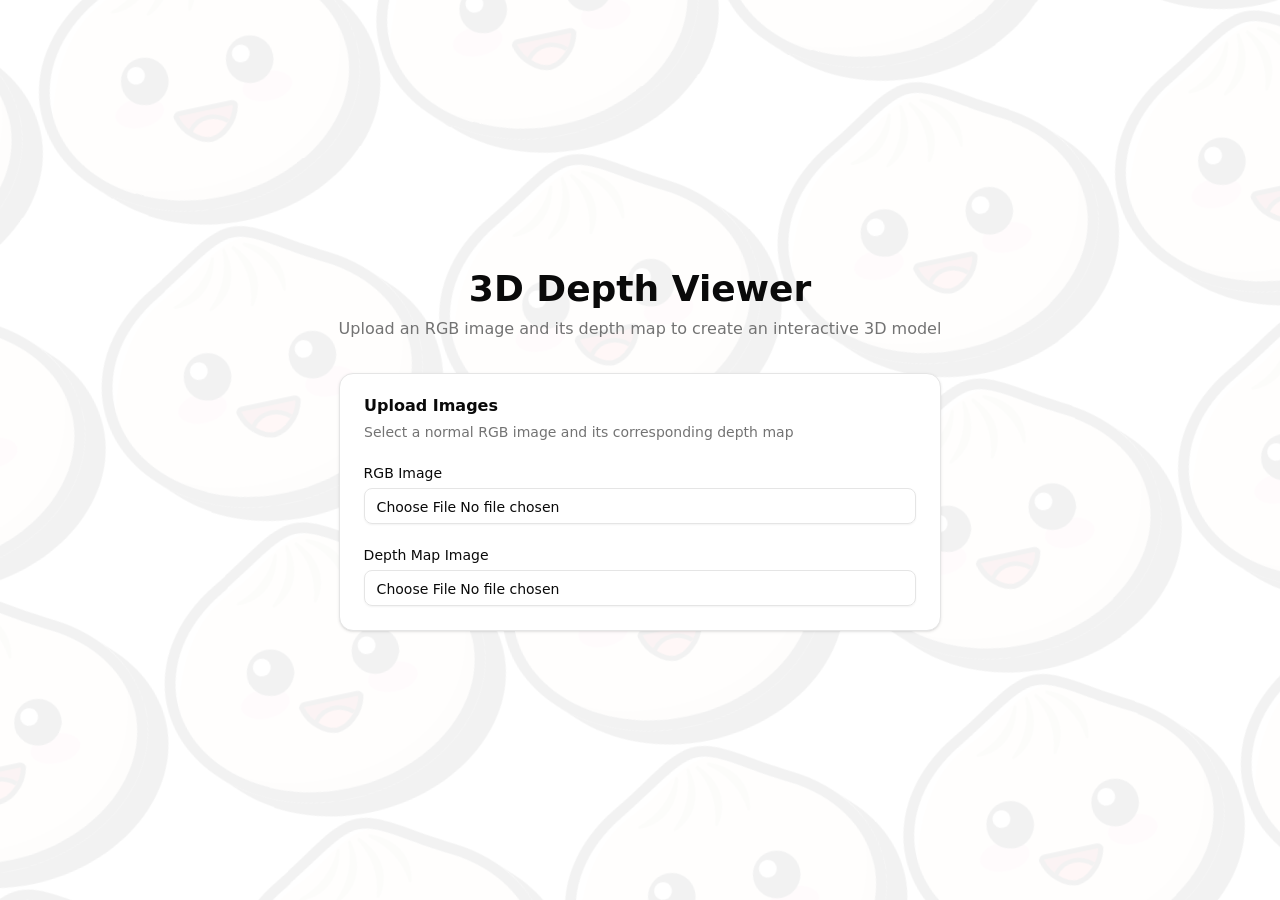
<file: 3d-depth-viewer/index.html>
<!doctype html>
<html lang="en">
  <head>
    <meta charset="UTF-8" />
    <meta name="viewport" content="width=device-width, initial-scale=1.0" />
    <link rel="icon" type="image/svg+xml" href="./logo.svg" />
    <title>3D Depth Viewer</title>
    
  <link rel="stylesheet" crossorigin href="./chunk-aav093re.css"><script type="module" crossorigin src="./chunk-g9k8rbt4.js"></script></head>
  <body>
    <div id="root"></div>
  </body>
</html>
</file>
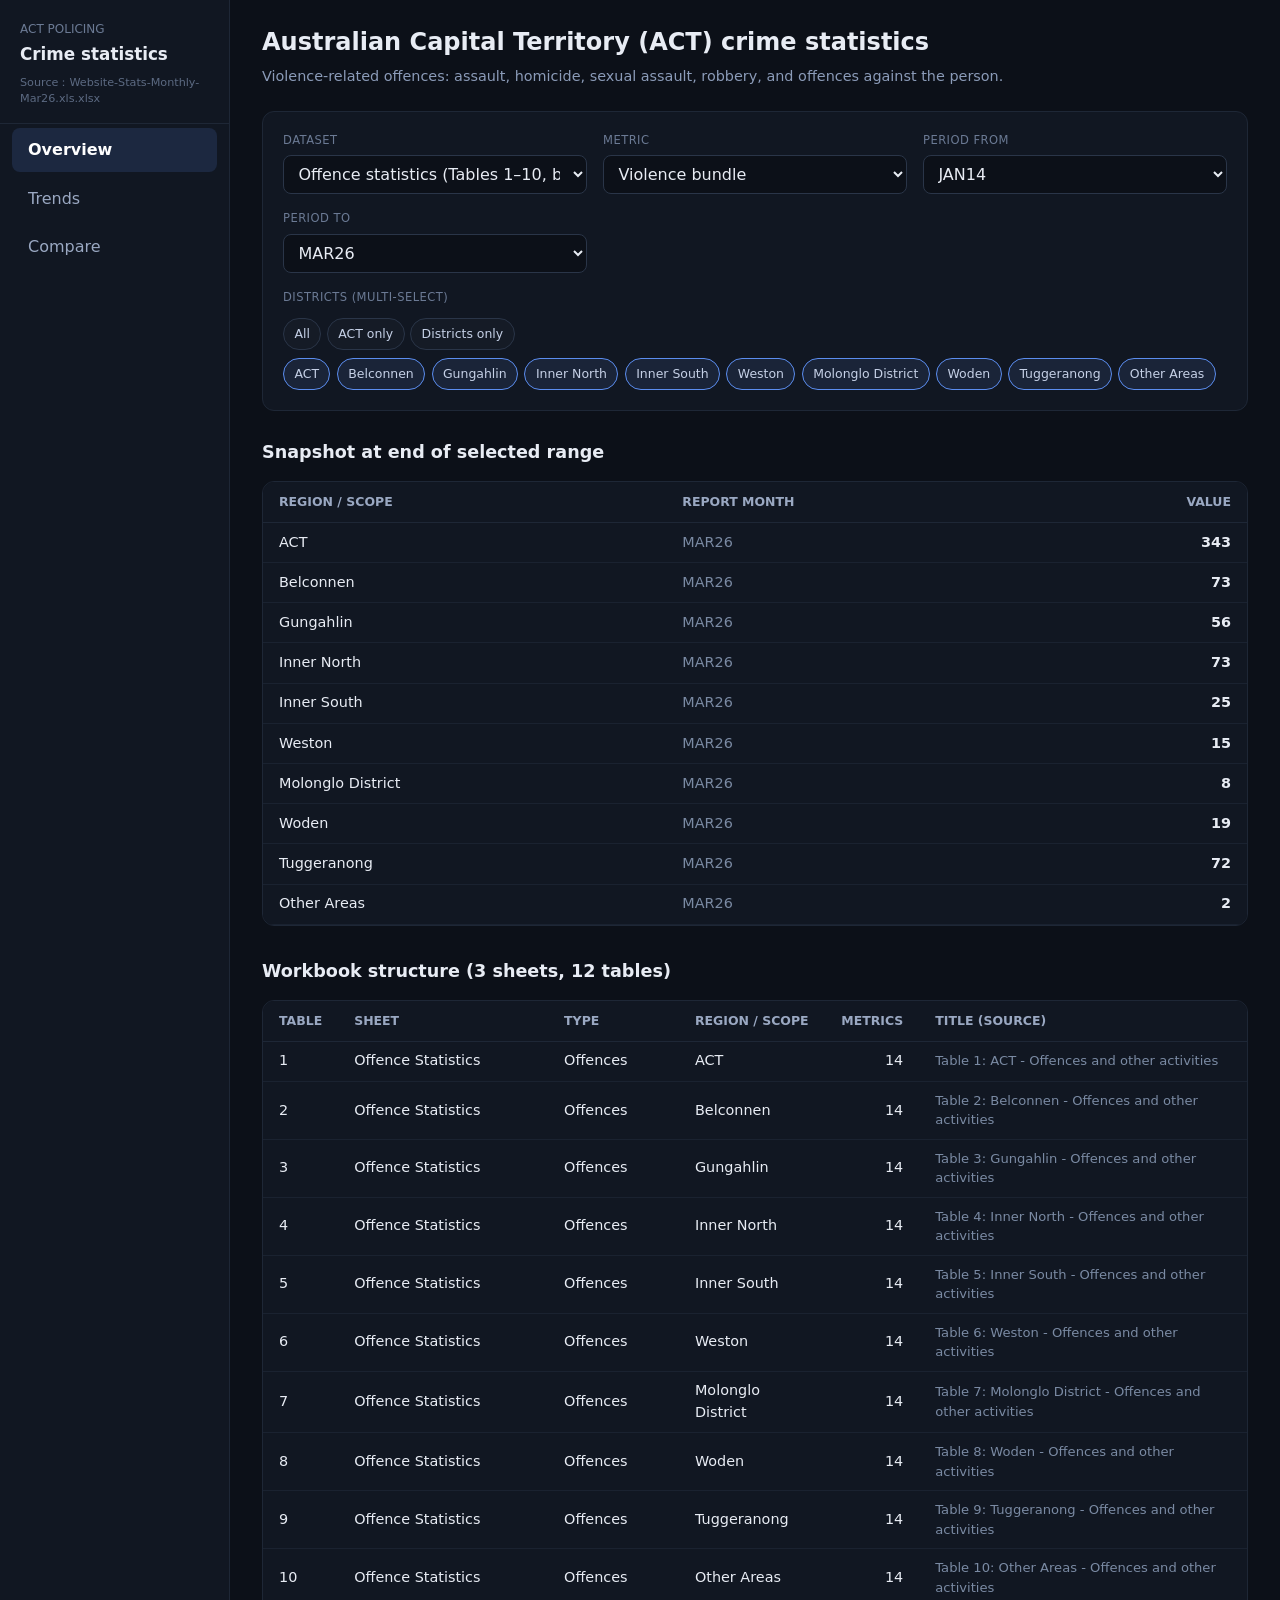
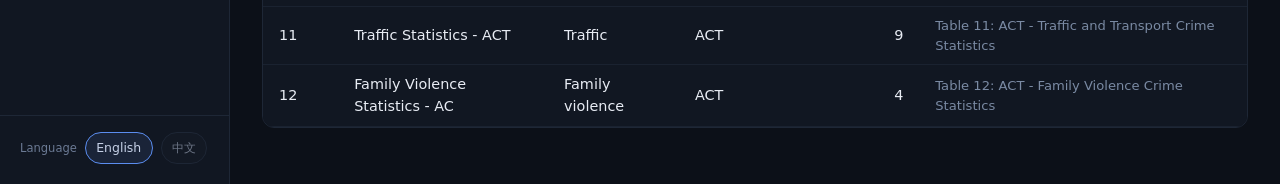
<file: act-crime-viz/index.html>
<!DOCTYPE html>
<html lang="en">
  <head>
    <meta charset="UTF-8" />
    <meta name="viewport" content="width=device-width, initial-scale=1.0" />
    <title>ACT crime statistics</title>
    <script type="module" crossorigin src="./assets/index-4db_tH9f.js"></script>
    <link rel="modulepreload" crossorigin href="./assets/rolldown-runtime-S-ySWqyJ.js">
    <link rel="modulepreload" crossorigin href="./assets/vendor-d3--cGF8DzT.js">
    <link rel="modulepreload" crossorigin href="./assets/vendor-decimal-Ckt6x1IF.js">
    <link rel="modulepreload" crossorigin href="./assets/vendor-immer-njV04cZC.js">
    <link rel="modulepreload" crossorigin href="./assets/vendor-react-redux-CR29KZnt.js">
    <link rel="modulepreload" crossorigin href="./assets/vendor-recharts-BMrGEC5p.js">
    <link rel="stylesheet" crossorigin href="./assets/index-DpFh2r1t.css">
  </head>
  <body>
    <div id="root"></div>
  </body>
</html>
</file>
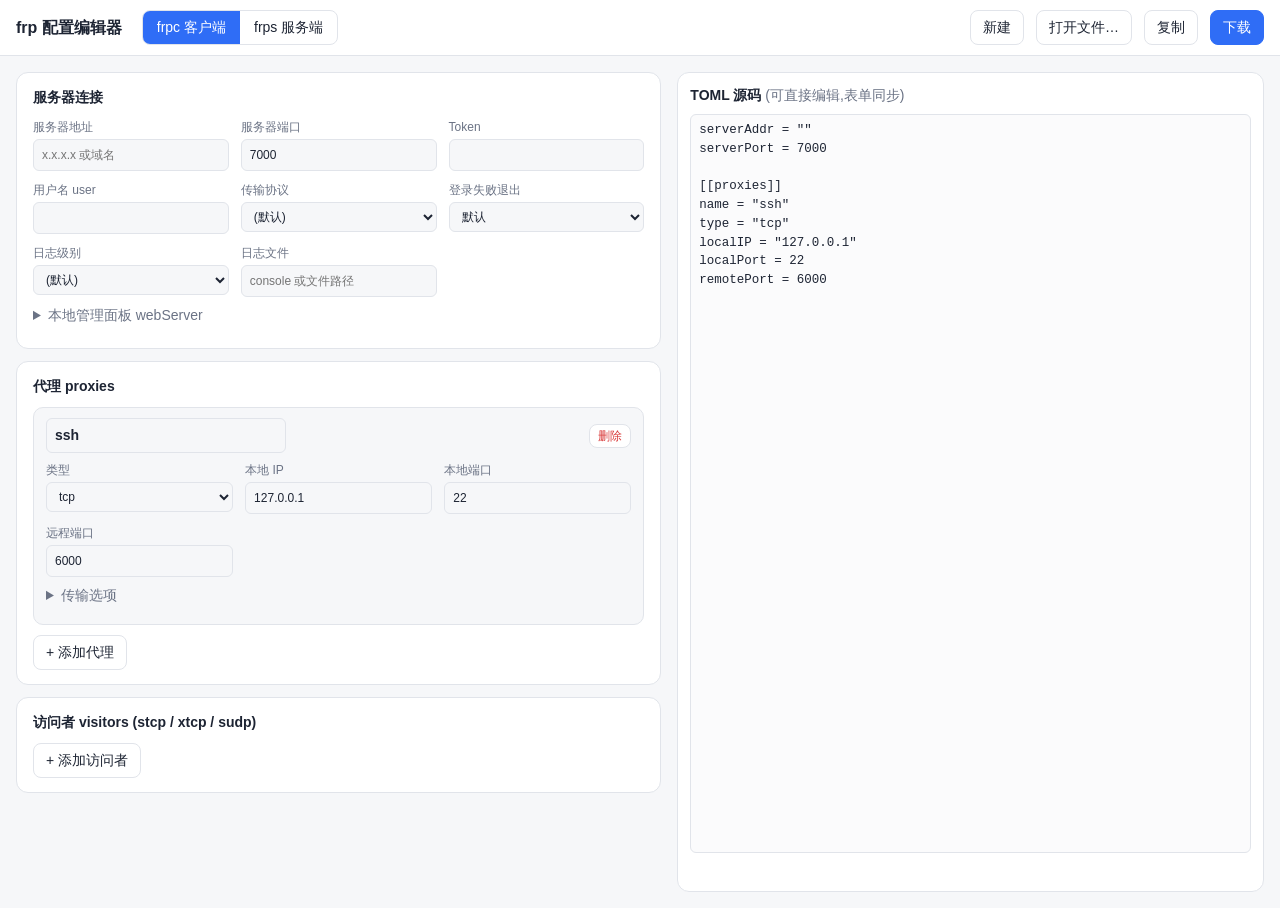
<file: frp-config-editor/index.html>
<!doctype html>
<html lang="zh-CN">
<head>
<meta charset="utf-8">
<meta name="viewport" content="width=device-width, initial-scale=1">
<title>frp 配置编辑器</title>
<style>
:root{
  --bg:#f6f7f9; --card:#fff; --fg:#1d2433; --muted:#6b7385; --line:#e1e4ea;
  --accent:#2f6df6; --accent-fg:#fff; --danger:#d93a3a; --ok:#1e9b57; --code-bg:#fbfbfc;
}
@media (prefers-color-scheme:dark){
  :root{--bg:#14161b; --card:#1d2027; --fg:#e6e8ee; --muted:#8c93a5; --line:#2e323c;
    --accent:#5b8cff; --accent-fg:#0b1020; --danger:#ff6b6b; --ok:#4cc38a; --code-bg:#171a20;}
}
*{box-sizing:border-box}
body{margin:0;background:var(--bg);color:var(--fg);font:14px/1.5 -apple-system,BlinkMacSystemFont,"Segoe UI","PingFang SC","Microsoft YaHei",sans-serif}
header{position:sticky;top:0;z-index:5;background:var(--card);border-bottom:1px solid var(--line);
  display:flex;flex-wrap:wrap;gap:8px 12px;align-items:center;padding:10px 16px}
header h1{font-size:16px;margin:0 8px 0 0}
.seg{display:inline-flex;border:1px solid var(--line);border-radius:8px;overflow:hidden}
.seg button{border:0;border-radius:0;background:transparent;color:var(--fg);padding:6px 14px}
.seg button.on{background:var(--accent);color:var(--accent-fg)}
.spacer{flex:1}
button{font:inherit;color:var(--fg);background:var(--card);border:1px solid var(--line);border-radius:8px;padding:6px 12px;cursor:pointer}
button:hover{border-color:var(--accent)}
button.primary{background:var(--accent);color:var(--accent-fg);border-color:var(--accent)}
button.danger{color:var(--danger)}
button.small{padding:2px 8px;font-size:12px}
main{display:grid;grid-template-columns:minmax(0,1fr);gap:16px;padding:16px;max-width:1400px;margin:0 auto}
@media (min-width:960px){main{grid-template-columns:minmax(0,1.1fr) minmax(0,1fr)}
  #editor{position:sticky;top:64px;height:calc(100vh - 80px)}}
.card{background:var(--card);border:1px solid var(--line);border-radius:12px;padding:14px 16px;margin-bottom:12px}
.card h2{font-size:14px;margin:0 0 10px;display:flex;align-items:center;gap:8px}
.grid{display:grid;grid-template-columns:repeat(auto-fit,minmax(170px,1fr));gap:10px 12px}
label.f{display:flex;flex-direction:column;gap:3px;font-size:12px;color:var(--muted)}
input,select,textarea{font:inherit;color:var(--fg);background:var(--bg);border:1px solid var(--line);border-radius:6px;padding:6px 8px;width:100%}
input:focus,select:focus,textarea:focus{outline:2px solid color-mix(in srgb,var(--accent) 40%,transparent);border-color:var(--accent)}
details summary{cursor:pointer;color:var(--muted);margin:8px 0}
.proxy{border:1px solid var(--line);border-radius:10px;padding:10px 12px;margin-bottom:10px;background:var(--bg)}
.proxy-head{display:flex;gap:8px;align-items:center;margin-bottom:8px}
.proxy-head input.name{font-weight:600;max-width:240px}
.row{display:flex;gap:8px;align-items:center;margin-bottom:6px}
#editor{display:flex;flex-direction:column;background:var(--card);border:1px solid var(--line);border-radius:12px;padding:12px;min-height:360px}
#editor h2{font-size:14px;margin:0 0 8px;display:flex;justify-content:space-between;align-items:center}
#src{flex:1;font-family:ui-monospace,SFMono-Regular,Menlo,Consolas,monospace;font-size:12.5px;background:var(--code-bg);resize:none;white-space:pre;tab-size:2}
#msg{min-height:20px;font-size:12px;margin-top:6px;color:var(--ok)}
#msg.err{color:var(--danger)}
#drop{position:fixed;inset:0;background:color-mix(in srgb,var(--accent) 18%,transparent);border:3px dashed var(--accent);display:none;align-items:center;justify-content:center;font-size:22px;z-index:20;pointer-events:none}
.hint{color:var(--muted);font-size:12px;margin:0 0 10px}
</style>
</head>
<body>
<header>
  <h1>frp 配置编辑器</h1>
  <div class="seg" id="modeSeg">
    <button data-m="client">frpc 客户端</button>
    <button data-m="server">frps 服务端</button>
  </div>
  <span class="spacer"></span>
  <button id="btnNew">新建</button>
  <button id="btnOpen">打开文件…</button>
  <button id="btnCopy">复制</button>
  <button id="btnDl" class="primary">下载</button>
  <input type="file" id="file" accept=".toml,.txt,text/plain" hidden>
</header>
<main>
  <section id="form"></section>
  <section id="editor">
    <h2><span>TOML 源码 <span style="color:var(--muted);font-weight:400">(可直接编辑,表单同步)</span></span></h2>
    <textarea id="src" spellcheck="false"></textarea>
    <div id="msg"></div>
  </section>
</main>
<div id="drop">松开以导入配置文件</div>

<script>
// ==CORE==
const isObj = v => v !== null && typeof v === 'object' && !Array.isArray(v);

function tomlParse(src) {
  let i = 0; const n = src.length;
  const err = m => { throw new Error('第 ' + src.slice(0, i).split('\n').length + ' 行: ' + m); };
  const isWs = c => c === ' ' || c === '\t' || c === '\r';
  const skipWs = () => { while (i < n && isWs(src[i])) i++; };
  const skipComment = () => { if (src[i] === '#') while (i < n && src[i] !== '\n') i++; };
  const skipAll = () => { for (;;) { skipWs(); if (src[i] === '#') skipComment(); else if (src[i] === '\n') i++; else break; } };

  function esc() {
    i++; const c = src[i++];
    const m = { n: '\n', t: '\t', r: '\r', '"': '"', '\\': '\\', b: '\b', f: '\f' };
    if (c !== undefined && Object.prototype.hasOwnProperty.call(m, c)) return m[c];
    if (c === 'u' || c === 'U') { const len = c === 'u' ? 4 : 8; const h = src.substr(i, len); i += len; return String.fromCodePoint(parseInt(h, 16)); }
    if (c === '\n') { while (i < n && /\s/.test(src[i])) i++; return ''; }
    err('无效的转义字符');
  }
  function parseString() {
    const q = src[i];
    if (src.substr(i, 3) === q + q + q) {
      i += 3; if (src[i] === '\n') i++; else if (src.substr(i, 2) === '\r\n') i += 2;
      let out = '';
      for (;;) {
        if (i >= n) err('多行字符串未闭合');
        if (src.substr(i, 3) === q + q + q) { i += 3; return out; }
        if (q === '"' && src[i] === '\\') out += esc(); else out += src[i++];
      }
    }
    i++; let out = '';
    for (;;) {
      if (i >= n || src[i] === '\n') err('字符串未闭合');
      const c = src[i];
      if (c === q) { i++; return out; }
      if (q === '"' && c === '\\') out += esc(); else { out += c; i++; }
    }
  }
  function parseKey() {
    const segs = [];
    for (;;) {
      skipWs(); let s;
      if (src[i] === '"' || src[i] === "'") s = parseString();
      else { const st = i; while (i < n && /[A-Za-z0-9_-]/.test(src[i])) i++; if (st === i) err('无效的键名'); s = src.slice(st, i); }
      segs.push(s); skipWs();
      if (src[i] === '.') { i++; continue; }
      return segs;
    }
  }
  function descend(o, segs) {
    for (const s of segs) {
      if (o[s] === undefined) o[s] = {};
      let v = o[s];
      if (Array.isArray(v)) v = v[v.length - 1];
      if (!isObj(v)) err('键名冲突: ' + s);
      o = v;
    }
    return o;
  }
  function assign(o, segs, v) {
    const t = descend(o, segs.slice(0, -1)); const k = segs[segs.length - 1];
    if (Object.prototype.hasOwnProperty.call(t, k)) err('重复的键: ' + k);
    t[k] = v;
  }
  function parseValue() {
    skipWs(); const c = src[i];
    if (c === '"' || c === "'") return parseString();
    if (c === '[') {
      i++; const arr = [];
      for (;;) {
        skipAll(); if (src[i] === ']') { i++; return arr; }
        arr.push(parseValue()); skipAll();
        if (src[i] === ',') { i++; continue; }
        if (src[i] === ']') { i++; return arr; }
        err('数组格式错误');
      }
    }
    if (c === '{') {
      i++; const o = {}; skipWs();
      if (src[i] === '}') { i++; return o; }
      for (;;) {
        skipAll(); const k = parseKey(); skipWs();
        if (src[i] !== '=') err('缺少 ='); i++;
        assign(o, k, parseValue()); skipAll();
        if (src[i] === ',') { i++; continue; }
        if (src[i] === '}') { i++; return o; }
        err('内联表格式错误');
      }
    }
    const st = i; while (i < n && !/[\s,\]}#]/.test(src[i])) i++;
    const t = src.slice(st, i);
    if (t === 'true') return true; if (t === 'false') return false;
    if (/^[+-]?\d[\d_]*(\.\d[\d_]*)?([eE][+-]?\d+)?$/.test(t)) return Number(t.replace(/_/g, ''));
    if (/^0x[0-9a-fA-F_]+$/.test(t)) return parseInt(t.replace(/_/g, ''), 16);
    if (/^\d{4}-\d\d-\d\d/.test(t)) return t;
    err('无法识别的值: ' + (t || src[i] || '(空)'));
  }

  const root = {}; let cur = root;
  for (;;) {
    skipAll(); if (i >= n) break;
    if (src[i] === '[') {
      const isArr = src[i + 1] === '['; i += isArr ? 2 : 1;
      const k = parseKey(); skipWs();
      if (isArr) {
        if (src.substr(i, 2) !== ']]') err('缺少 ]]'); i += 2;
        const parent = descend(root, k.slice(0, -1)); const last = k[k.length - 1];
        if (parent[last] === undefined) parent[last] = [];
        else if (!Array.isArray(parent[last])) err('键名冲突: ' + last);
        const o = {}; parent[last].push(o); cur = o;
      } else {
        if (src[i] !== ']') err('缺少 ]'); i++;
        cur = descend(root, k);
      }
    } else {
      const k = parseKey(); skipWs();
      if (src[i] !== '=') err('缺少 ='); i++;
      assign(cur, k, parseValue());
    }
    skipWs(); skipComment();
    if (i < n && src[i] !== '\n') err('行尾有多余内容');
  }
  return root;
}

const bareKey = k => /^[A-Za-z0-9_-]+$/.test(k) ? k : JSON.stringify(k);
function inl(v) {
  if (Array.isArray(v)) return '[' + v.map(inl).join(', ') + ']';
  if (isObj(v)) { const e = Object.entries(v); return e.length ? '{ ' + e.map(([k, x]) => bareKey(k) + ' = ' + inl(x)).join(', ') + ' }' : '{}'; }
  if (typeof v === 'string') return JSON.stringify(v);
  return String(v);
}
const isFlat = o => Object.values(o).every(x => !isObj(x) && !(Array.isArray(x) && x.some(isObj)));
const isTableArr = (v, p) => Array.isArray(v) && v.length > 0 && v.every(isObj) &&
  (/(^|\.)(proxies|visitors)$/.test(p) || !v.every(isFlat));

function tomlStringify(obj) {
  const out = [];
  function emit(o, path, header) {
    const scal = [], subs = [];
    for (const [k, v] of Object.entries(o)) {
      const p = path ? path + '.' + bareKey(k) : bareKey(k);
      if (isObj(v) && Object.keys(v).length) subs.push([p, v, false]);
      else if (isTableArr(v, p)) subs.push([p, v, true]);
      else scal.push(bareKey(k) + ' = ' + inl(v));
    }
    if (header && !(header[1] !== '[' && !scal.length && subs.length) ) {
      if (out.length) out.push('');
      out.push(header);
    } else if (header && header.startsWith('[[')) { if (out.length) out.push(''); out.push(header); }
    scal.forEach(s => out.push(s));
    for (const [p, v, arr] of subs) {
      if (arr) v.forEach(el => emit(el, p, '[[' + p + ']]'));
      else emit(v, p, '[' + p + ']');
    }
  }
  emit(obj, '', null);
  return out.join('\n') + '\n';
}

function getp(o, p) { return p.split('.').reduce((a, k) => a == null ? undefined : a[k], o); }
function setp(o, p, v) {
  const ks = p.split('.'), stack = []; let a = o;
  for (let j = 0; j < ks.length - 1; j++) {
    if (!isObj(a[ks[j]])) { if (v === undefined) return; a[ks[j]] = {}; }
    stack.push([a, ks[j]]); a = a[ks[j]];
  }
  const last = ks[ks.length - 1];
  if (v === undefined) delete a[last]; else a[last] = v;
  for (let j = stack.length - 1; j >= 0; j--) {
    const [par, k] = stack[j];
    if (isObj(par[k]) && !Object.keys(par[k]).length) delete par[k]; else break;
  }
}
// ==END CORE==

/* ---------------- UI ---------------- */
const LOG_LEVELS = ['', 'trace', 'debug', 'info', 'warn', 'error'];
const PROXY_TYPES = ['tcp', 'udp', 'http', 'https', 'stcp', 'xtcp', 'sudp', 'tcpmux'];

const CLIENT_FIELDS = [
  { p: 'serverAddr', l: '服务器地址', ph: 'x.x.x.x 或域名' },
  { p: 'serverPort', l: '服务器端口', t: 'num', ph: '7000' },
  { p: 'auth.token', l: 'Token' },
  { p: 'user', l: '用户名 user' },
  { p: 'transport.protocol', l: '传输协议', t: 'select', o: ['', 'tcp', 'kcp', 'quic', 'websocket', 'wss'] },
  { p: 'loginFailExit', l: '登录失败退出', t: 'bool' },
  { p: 'log.level', l: '日志级别', t: 'select', o: LOG_LEVELS },
  { p: 'log.to', l: '日志文件', ph: 'console 或文件路径' },
];
const ADV_WEB = [
  { p: 'webServer.addr', l: '管理地址', ph: '127.0.0.1' },
  { p: 'webServer.port', l: '管理端口', t: 'num' },
  { p: 'webServer.user', l: '用户名' },
  { p: 'webServer.password', l: '密码' },
];
const SERVER_FIELDS = [
  { p: 'bindPort', l: '监听端口 bindPort', t: 'num', ph: '7000' },
  { p: 'bindAddr', l: '监听地址 bindAddr', ph: '0.0.0.0' },
  { p: 'auth.token', l: 'Token' },
  { p: 'vhostHTTPPort', l: 'HTTP 端口', t: 'num', ph: '80' },
  { p: 'vhostHTTPSPort', l: 'HTTPS 端口', t: 'num', ph: '443' },
  { p: 'subDomainHost', l: '子域名根域名', ph: 'example.com' },
  { p: 'maxPortsPerClient', l: '单客户端最大端口数', t: 'num' },
  { p: 'transport.maxPoolCount', l: '连接池上限', t: 'num' },
  { p: 'log.level', l: '日志级别', t: 'select', o: LOG_LEVELS },
  { p: 'log.to', l: '日志文件', ph: 'console 或文件路径' },
];
const PROXY_COMMON_TOP = [
  { p: 'type', l: '类型', t: 'select', o: PROXY_TYPES, rerender: true },
  { p: 'localIP', l: '本地 IP', ph: '127.0.0.1' },
  { p: 'localPort', l: '本地端口', t: 'num' },
];
const PROXY_BY_TYPE = {
  tcp: [{ p: 'remotePort', l: '远程端口', t: 'num' }],
  udp: [{ p: 'remotePort', l: '远程端口', t: 'num' }],
  http: [
    { p: 'customDomains', l: '自定义域名 (逗号分隔)', t: 'list' }, { p: 'subdomain', l: '子域名' },
    { p: 'locations', l: '路径 (逗号分隔)', t: 'list' }, { p: 'hostHeaderRewrite', l: 'Host 重写' },
    { p: 'httpUser', l: 'HTTP 用户名' }, { p: 'httpPassword', l: 'HTTP 密码' },
  ],
  https: [{ p: 'customDomains', l: '自定义域名 (逗号分隔)', t: 'list' }, { p: 'subdomain', l: '子域名' }],
  tcpmux: [{ p: 'customDomains', l: '自定义域名 (逗号分隔)', t: 'list' }, { p: 'multiplexer', l: 'Multiplexer', ph: 'httpconnect' }],
  stcp: [{ p: 'secretKey', l: '密钥 secretKey' }, { p: 'allowUsers', l: '允许用户 (逗号分隔)', t: 'list' }],
  sudp: [{ p: 'secretKey', l: '密钥 secretKey' }, { p: 'allowUsers', l: '允许用户 (逗号分隔)', t: 'list' }],
  xtcp: [{ p: 'secretKey', l: '密钥 secretKey' }, { p: 'allowUsers', l: '允许用户 (逗号分隔)', t: 'list' }],
};
const PROXY_COMMON_BOTTOM = [
  { p: 'transport.useEncryption', l: '加密', t: 'bool' },
  { p: 'transport.useCompression', l: '压缩', t: 'bool' },
  { p: 'transport.bandwidthLimit', l: '带宽限制', ph: '1MB' },
];
const VISITOR_FIELDS = [
  { p: 'type', l: '类型', t: 'select', o: ['stcp', 'xtcp', 'sudp'] },
  { p: 'serverName', l: '服务名 serverName' },
  { p: 'secretKey', l: '密钥 secretKey' },
  { p: 'bindAddr', l: '绑定地址', ph: '127.0.0.1' },
  { p: 'bindPort', l: '绑定端口', t: 'num' },
];

const $ = s => document.querySelector(s);
function h(tag, attrs = {}, ...kids) {
  const el = document.createElement(tag);
  for (const [k, v] of Object.entries(attrs)) {
    if (k === 'class') el.className = v; else if (k.startsWith('on')) el[k] = v; else el.setAttribute(k, v);
  }
  kids.flat().forEach(c => el.append(c));
  return el;
}

let mode = 'client';
let data = {};
const store = {};   // frpc / frps 各自独立的数据
let parseTimer;

function say(text, isErr) { const m = $('#msg'); m.textContent = text || ''; m.className = isErr ? 'err' : ''; }
function sync() { $('#src').value = tomlStringify(data); say(''); }
function changed(rerender) { sync(); if (rerender) render(); }

function field(obj, f) {
  const cur = getp(obj, f.p);
  const label = h('label', { class: 'f' }, f.l);
  let el;
  if (f.t === 'select' || f.t === 'bool') {
    const opts = f.t === 'bool' ? [['', '默认'], ['true', '是'], ['false', '否']] : f.o.map(o => [o, o || '(默认)']);
    el = h('select', {}, opts.map(([v, t]) => h('option', { value: v }, t)));
    let val = cur === undefined ? '' : String(cur);
    if (![...el.options].some(o => o.value === val)) el.append(h('option', { value: val }, val));
    el.value = val;
    el.onchange = () => {
      const v = el.value;
      setp(obj, f.p, v === '' ? undefined : f.t === 'bool' ? v === 'true' : v);
      changed(f.rerender);
    };
  } else {
    el = h('input', { type: f.t === 'num' ? 'number' : 'text', placeholder: f.ph || '' });
    el.value = cur === undefined ? '' : f.t === 'list' && Array.isArray(cur) ? cur.join(', ') : String(cur);
    el.oninput = () => {
      const v = el.value.trim(); let out;
      if (v === '') out = undefined;
      else if (f.t === 'num') out = Number.isFinite(Number(v)) ? Number(v) : undefined;
      else if (f.t === 'list') { out = v.split(',').map(s => s.trim()).filter(Boolean); if (!out.length) out = undefined; }
      else out = el.value;
      setp(obj, f.p, out); sync();
    };
  }
  label.append(el);
  return label;
}
const grid = (obj, fields) => h('div', { class: 'grid' }, fields.map(f => field(obj, f)));

function card(title, ...kids) { return h('div', { class: 'card' }, h('h2', {}, title), ...kids); }

function proxyCard(arr, key, idx, topFields, byType) {
  const p = arr[idx];
  const head = h('div', { class: 'proxy-head' });
  const name = h('input', { class: 'name', placeholder: '名称' }); name.value = p.name ?? '';
  name.oninput = () => { setp(p, 'name', name.value || undefined); sync(); };
  const del = h('button', { class: 'small danger' }, '删除');
  del.onclick = () => { arr.splice(idx, 1); if (!arr.length) delete data[key]; changed(true); };
  head.append(name, h('span', { class: 'spacer' }), del);
  const fields = [...topFields, ...(byType ? (byType[p.type] || []) : [])];
  return h('div', { class: 'proxy' }, head, grid(p, fields));
}

function renderClient(root) {
  root.append(card('服务器连接', grid(data, CLIENT_FIELDS),
    h('details', {}, h('summary', {}, '本地管理面板 webServer'), grid(data, ADV_WEB))));

  const proxies = Array.isArray(data.proxies) ? data.proxies : [];
  const pc = card('代理 proxies');
  proxies.forEach((_, i) => pc.append(proxyCard(proxies, 'proxies', i,
    [...PROXY_COMMON_TOP, ], PROXY_BY_TYPE)));
  // common bottom fields appended per proxy
  [...pc.querySelectorAll('.proxy')].forEach((el, i) => el.append(h('details', {}, h('summary', {}, '传输选项'), grid(proxies[i], PROXY_COMMON_BOTTOM))));
  const add = h('button', {}, '+ 添加代理');
  add.onclick = () => {
    if (!Array.isArray(data.proxies)) data.proxies = [];
    data.proxies.push({ name: 'proxy-' + (data.proxies.length + 1), type: 'tcp', localIP: '127.0.0.1', localPort: 80, remotePort: 6000 });
    changed(true);
  };
  pc.append(add); root.append(pc);

  const visitors = Array.isArray(data.visitors) ? data.visitors : [];
  const vc = card('访问者 visitors (stcp / xtcp / sudp)');
  visitors.forEach((_, i) => vc.append(proxyCard(visitors, 'visitors', i, VISITOR_FIELDS, null)));
  const addv = h('button', {}, '+ 添加访问者');
  addv.onclick = () => {
    if (!Array.isArray(data.visitors)) data.visitors = [];
    data.visitors.push({ name: 'visitor-' + (data.visitors.length + 1), type: 'stcp', serverName: '', secretKey: '', bindAddr: '127.0.0.1', bindPort: 9000 });
    changed(true);
  };
  vc.append(addv); root.append(vc);
}

function renderServer(root) {
  root.append(card('服务端基础', grid(data, SERVER_FIELDS)));

  // allowPorts
  const list = Array.isArray(data.allowPorts) ? data.allowPorts : [];
  const ac = card('允许的远程端口 allowPorts');
  ac.append(h('p', { class: 'hint' }, '范围填起止端口;只填"起始"则表示单个端口。不添加则不限制。'));
  const writeBack = rows => { const out = rows.filter(r => r.s !== '').map(r => r.e === '' ? { single: Number(r.s) } : { start: Number(r.s), end: Number(r.e) }); setp(data, 'allowPorts', out.length ? out : undefined); };
  const rows = list.map(o => 'single' in o ? { s: o.single, e: '' } : { s: o.start ?? '', e: o.end ?? '' });
  rows.forEach((r, i) => {
    const s = h('input', { type: 'number', placeholder: '起始' }); s.value = r.s;
    const e = h('input', { type: 'number', placeholder: '结束(可空)' }); e.value = r.e;
    s.oninput = () => { r.s = s.value; writeBack(rows); sync(); };
    e.oninput = () => { r.e = e.value; writeBack(rows); sync(); };
    const del = h('button', { class: 'small danger' }, '删除');
    del.onclick = () => { rows.splice(i, 1); writeBack(rows); changed(true); };
    ac.append(h('div', { class: 'row' }, s, '-', e, del));
  });
  const add = h('button', {}, '+ 添加范围');
  add.onclick = () => { rows.push({ s: 6000, e: 7000 }); writeBack(rows); changed(true); };
  ac.append(add); root.append(ac);

  root.append(card('Dashboard (webServer)', grid(data, [
    { p: 'webServer.addr', l: '地址', ph: '0.0.0.0' }, { p: 'webServer.port', l: '端口', t: 'num', ph: '7500' },
    { p: 'webServer.user', l: '用户名' }, { p: 'webServer.password', l: '密码' }])));

  const rnd = h('button', {}, '生成随机 Token');
  rnd.onclick = () => {
    const b = crypto.getRandomValues(new Uint8Array(16));
    setp(data, 'auth.token', [...b].map(x => x.toString(16).padStart(2, '0')).join(''));
    changed(true);
  };
  root.append(h('div', { class: 'card' }, rnd));
}

function render() {
  const root = $('#form'); root.replaceChildren();
  if (data.common) root.append(h('div', { class: 'card' }, '⚠ 检测到旧版 INI 格式([common]),本工具只支持 frp 0.52+ 的 TOML 格式。'));
  mode === 'client' ? renderClient(root) : renderServer(root);
  document.querySelectorAll('#modeSeg button').forEach(b => b.classList.toggle('on', b.dataset.m === mode));
}

function detect(d) {
  if (d.serverAddr !== undefined || d.proxies || d.visitors || d.serverPort !== undefined) return 'client';
  if (d.bindPort !== undefined || d.vhostHTTPPort !== undefined || d.allowPorts) return 'server';
  return mode;
}
function template(m) {
  return m === 'client'
    ? { serverAddr: '', serverPort: 7000, proxies: [{ name: 'ssh', type: 'tcp', localIP: '127.0.0.1', localPort: 22, remotePort: 6000 }] }
    : { bindPort: 7000 };
}
function load(text, autodetect) {
  try {
    const d = tomlParse(text);
    if (autodetect) mode = detect(d);
    store[mode] = data = d;
    render(); return true;
  } catch (e) { say(e.message, true); return false; }
}

/* events */
$('#modeSeg').onclick = e => { const m = e.target.dataset.m; if (m && m !== mode) { mode = m; data = store[m]; render(); sync(); } };
$('#src').oninput = () => {
  clearTimeout(parseTimer);
  parseTimer = setTimeout(() => { if (load($('#src').value, false)) say('已解析', false); }, 250);
};
$('#btnNew').onclick = () => { if (confirm('用模板替换当前内容?')) { store[mode] = data = template(mode); render(); sync(); } };
$('#btnOpen').onclick = () => $('#file').click();
$('#file').onchange = async e => { const f = e.target.files[0]; if (f) await importFile(f); e.target.value = ''; };
async function importFile(f) {
  const text = await f.text();
  $('#src').value = text;
  if (load(text, true)) say('已导入为' + (mode === 'client' ? ' frpc 客户端' : ' frps 服务端') + '配置:' + f.name + '(注释不会保留)', false);
}
$('#btnCopy').onclick = async () => {
  try { await navigator.clipboard.writeText($('#src').value); say('已复制'); }
  catch { $('#src').select(); document.execCommand('copy'); say('已复制'); }
};
$('#btnDl').onclick = () => {
  const a = h('a', { href: URL.createObjectURL(new Blob([$('#src').value], { type: 'text/plain' })), download: mode === 'client' ? 'frpc.toml' : 'frps.toml' });
  document.body.append(a); a.click(); a.remove();
};
let dragDepth = 0;
addEventListener('dragenter', e => { e.preventDefault(); dragDepth++; $('#drop').style.display = 'flex'; });
addEventListener('dragleave', () => { if (--dragDepth <= 0) { dragDepth = 0; $('#drop').style.display = 'none'; } });
addEventListener('dragover', e => e.preventDefault());
addEventListener('drop', e => { e.preventDefault(); dragDepth = 0; $('#drop').style.display = 'none'; const f = e.dataTransfer.files[0]; if (f) importFile(f); });

store.client = template('client'); store.server = template('server');
data = store.client; render(); sync();
</script>
</body>
</html>
</file>
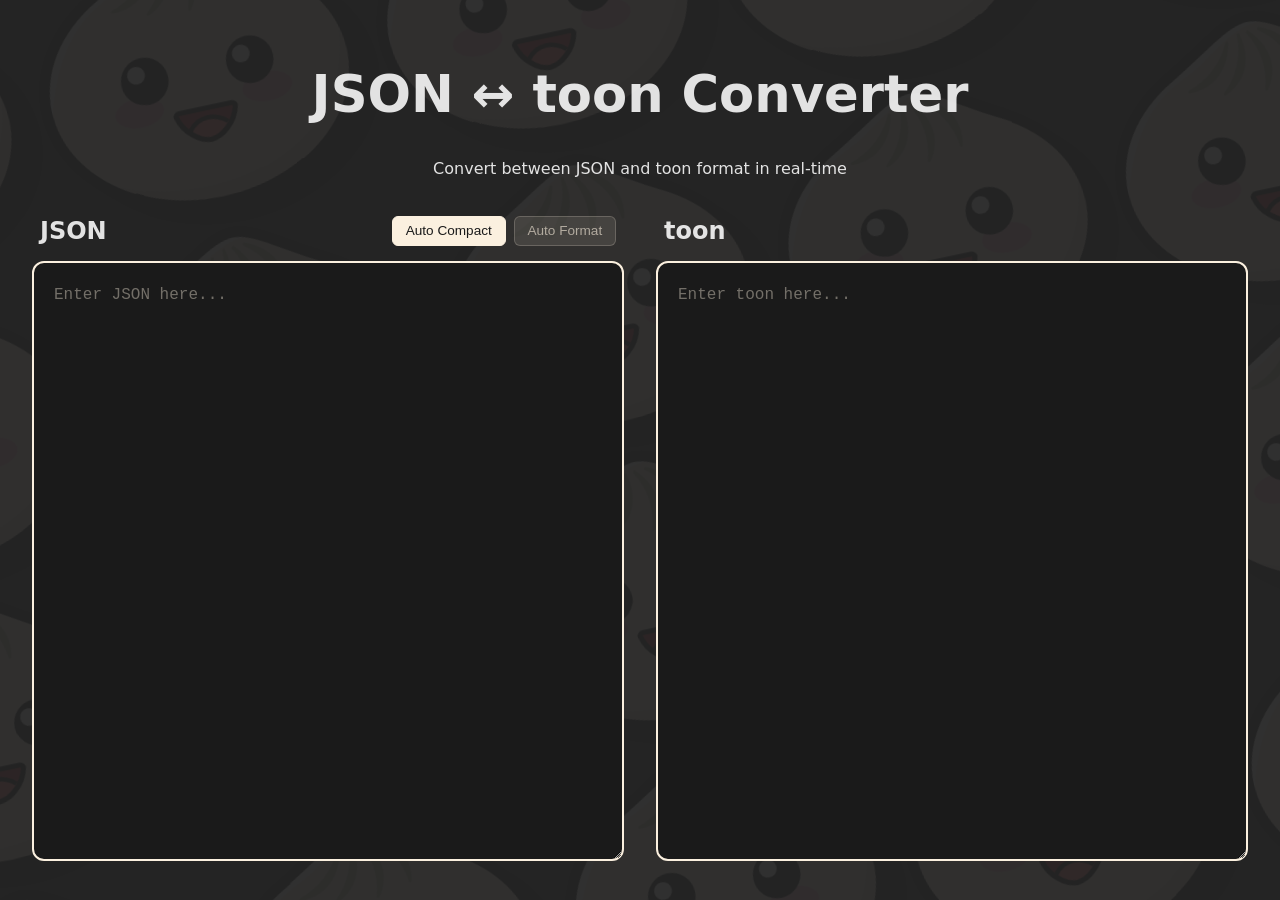
<file: json2toon/index.html>
<!doctype html>
<html lang="en">
  <head>
    <meta charset="UTF-8" />
    <meta name="viewport" content="width=device-width, initial-scale=1.0" />
    <link rel="icon" type="image/svg+xml" href="./logo.svg" />
    <title>JSON ↔ toon Converter</title>
  <link rel="stylesheet" crossorigin href="./index-j4bkg5h1.css"><script type="module" crossorigin src="./index-ymsv1jfb.js"></script></head>
  <body>
    <div id="root"></div>
    
  </body>
</html>
</file>
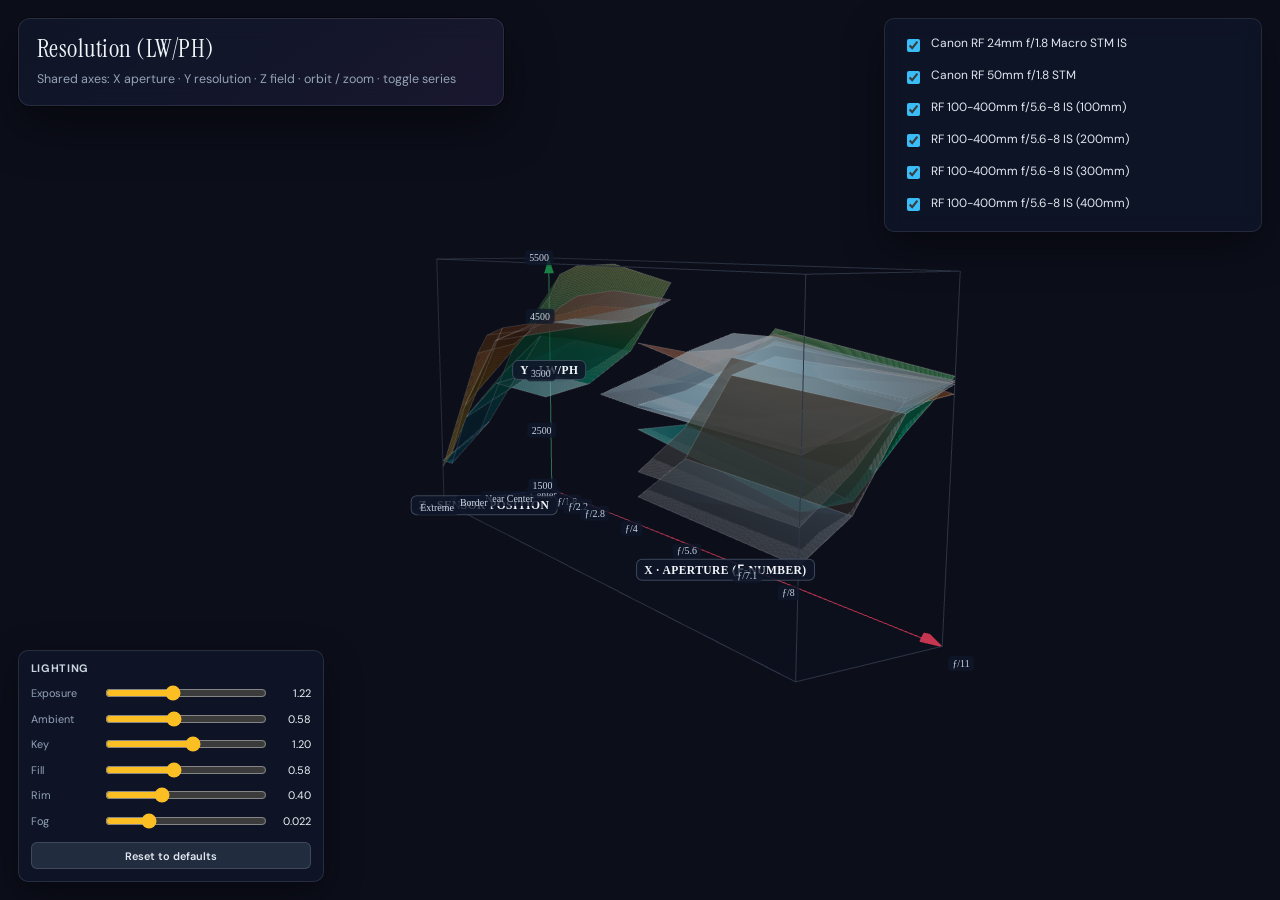
<file: resolution-visualization/index.html>
<!DOCTYPE html>
<html lang="en">
  <head>
    <meta charset="UTF-8" />
    <meta name="viewport" content="width=device-width, initial-scale=1" />
    <title>Lens resolution — 3D surfaces</title>
    <link rel="preconnect" href="https://fonts.googleapis.com" />
    <link rel="preconnect" href="https://fonts.gstatic.com" crossorigin />
    <link
      href="https://fonts.googleapis.com/css2?family=DM+Sans:ital,opsz,wght@0,9..40,400;0,9..40,600;0,9..40,700;1,9..40,400&family=Instrument+Serif:ital@0;1&display=swap"
      rel="stylesheet"
    />
    <style>
      html,
      body {
        margin: 0;
        height: 100%;
        background: #0c0e1a;
      }
      #chart {
        position: relative;
        width: 100%;
        height: 100vh;
        overflow: hidden;
      }
      #canvas-wrap {
        position: absolute;
        inset: 0;
      }
      #canvas-wrap canvas {
        display: block;
        width: 100%;
        height: 100%;
      }
      #hud {
        position: absolute;
        inset: 0;
        pointer-events: none;
        font-family: "DM Sans", system-ui, sans-serif;
      }
      #hud .hud-header,
      #hud .layer-panel,
      #hud .light-panel,
      #hud .layer-row {
        pointer-events: auto;
      }
      .hud-header {
        position: absolute;
        top: 1.1rem;
        left: 1.1rem;
        right: 1.1rem;
        max-width: 28rem;
        padding: 1rem 1.15rem 1.05rem;
        background: linear-gradient(
          145deg,
          rgba(15, 23, 42, 0.82),
          rgba(30, 27, 55, 0.72)
        );
        border: 1px solid rgba(148, 163, 184, 0.18);
        border-radius: 12px;
        box-shadow:
          0 0 0 1px rgba(0, 0, 0, 0.35),
          0 20px 50px rgba(0, 0, 0, 0.45);
        backdrop-filter: blur(12px);
      }
      .hud-header h1 {
        margin: 0;
        font-family: "Instrument Serif", Georgia, serif;
        font-size: 1.55rem;
        font-weight: 400;
        letter-spacing: 0.02em;
        color: #f1f5f9;
        line-height: 1.15;
      }
      .hud-sub {
        margin: 0.45rem 0 0;
        font-size: 0.78rem;
        line-height: 1.45;
        color: #94a3b8;
        font-weight: 400;
      }
      .layer-panel {
        position: absolute;
        top: 1.1rem;
        right: 1.1rem;
        width: min(22rem, calc(100vw - 2.2rem));
        max-height: min(58vh, 28rem);
        overflow-y: auto;
        padding: 0.65rem 0.75rem;
        background: rgba(15, 23, 42, 0.78);
        border: 1px solid rgba(148, 163, 184, 0.16);
        border-radius: 10px;
        box-shadow: 0 16px 40px rgba(0, 0, 0, 0.4);
        backdrop-filter: blur(10px);
      }
      .layer-row {
        display: flex;
        align-items: flex-start;
        gap: 0.5rem;
        padding: 0.4rem 0.35rem;
        border-radius: 6px;
        cursor: pointer;
        color: #e2e8f0;
        font-size: 0.75rem;
        line-height: 1.35;
      }
      .layer-row:hover {
        background: rgba(51, 65, 85, 0.35);
      }
      .layer-row input {
        margin-top: 0.2rem;
        accent-color: #38bdf8;
        cursor: pointer;
      }
      .layer-name {
        flex: 1;
      }
      .light-panel {
        position: absolute;
        bottom: 1.1rem;
        left: 1.1rem;
        width: min(17.5rem, calc(100vw - 2.2rem));
        padding: 0.65rem 0.75rem 0.75rem;
        background: rgba(15, 23, 42, 0.82);
        border: 1px solid rgba(148, 163, 184, 0.18);
        border-radius: 10px;
        box-shadow: 0 12px 36px rgba(0, 0, 0, 0.42);
        backdrop-filter: blur(10px);
      }
      .light-panel-title {
        margin: 0 0 0.5rem;
        font-size: 0.68rem;
        font-weight: 700;
        letter-spacing: 0.06em;
        text-transform: uppercase;
        color: #cbd5e1;
      }
      .light-row {
        display: grid;
        grid-template-columns: 4.2rem 1fr 2.5rem;
        align-items: center;
        gap: 0.35rem;
        margin-bottom: 0.35rem;
        font-size: 0.68rem;
        color: #e2e8f0;
      }
      .light-label {
        color: #94a3b8;
      }
      .light-row input[type="range"] {
        width: 100%;
        accent-color: #fbbf24;
        cursor: pointer;
      }
      .light-value {
        font-variant-numeric: tabular-nums;
        text-align: right;
        color: #f1f5f9;
      }
      .light-reset {
        width: 100%;
        margin-top: 0.35rem;
        padding: 0.35rem 0.5rem;
        font-family: inherit;
        font-size: 0.68rem;
        font-weight: 600;
        color: #e2e8f0;
        background: rgba(51, 65, 85, 0.55);
        border: 1px solid rgba(148, 163, 184, 0.25);
        border-radius: 6px;
        cursor: pointer;
      }
      .light-reset:hover {
        background: rgba(71, 85, 105, 0.65);
      }
      .tooltip {
        position: fixed;
        z-index: 50;
        min-width: 10rem;
        max-width: 18rem;
        padding: 0.65rem 0.75rem;
        font-size: 0.72rem;
        line-height: 1.45;
        color: #e2e8f0;
        background: rgba(15, 23, 42, 0.92);
        border: 1px solid rgba(56, 189, 248, 0.35);
        border-radius: 8px;
        box-shadow:
          0 0 24px rgba(56, 189, 248, 0.12),
          0 12px 32px rgba(0, 0, 0, 0.5);
        pointer-events: none;
      }
      .tooltip strong {
        display: block;
        margin-bottom: 0.35rem;
        color: #f8fafc;
        font-weight: 600;
        font-size: 0.76rem;
      }
      .tooltip .lwph {
        display: inline-block;
        margin-top: 0.35rem;
        font-variant-numeric: tabular-nums;
        color: #7dd3fc;
        font-weight: 600;
      }
      .tooltip .lwph.nodata {
        color: #94a3b8;
        font-weight: 500;
      }
      .axis-label-title {
        padding: 0.2rem 0.45rem;
        font-size: 0.72rem;
        font-weight: 700;
        letter-spacing: 0.04em;
        text-transform: uppercase;
        color: #f1f5f9;
        background: rgba(15, 23, 42, 0.88);
        border: 1px solid rgba(148, 163, 184, 0.35);
        border-radius: 6px;
        white-space: nowrap;
        pointer-events: none;
      }
      .axis-tick {
        padding: 0.12rem 0.28rem;
        font-size: 0.62rem;
        font-weight: 500;
        color: #cbd5e1;
        background: rgba(15, 23, 42, 0.78);
        border-radius: 4px;
        white-space: nowrap;
        pointer-events: none;
      }
    </style>
  <script type="module" crossorigin src="./index-gxjmqfft.js"></script></head>
  <body>
    <div id="chart"></div>
    
  </body>
</html>
</file>
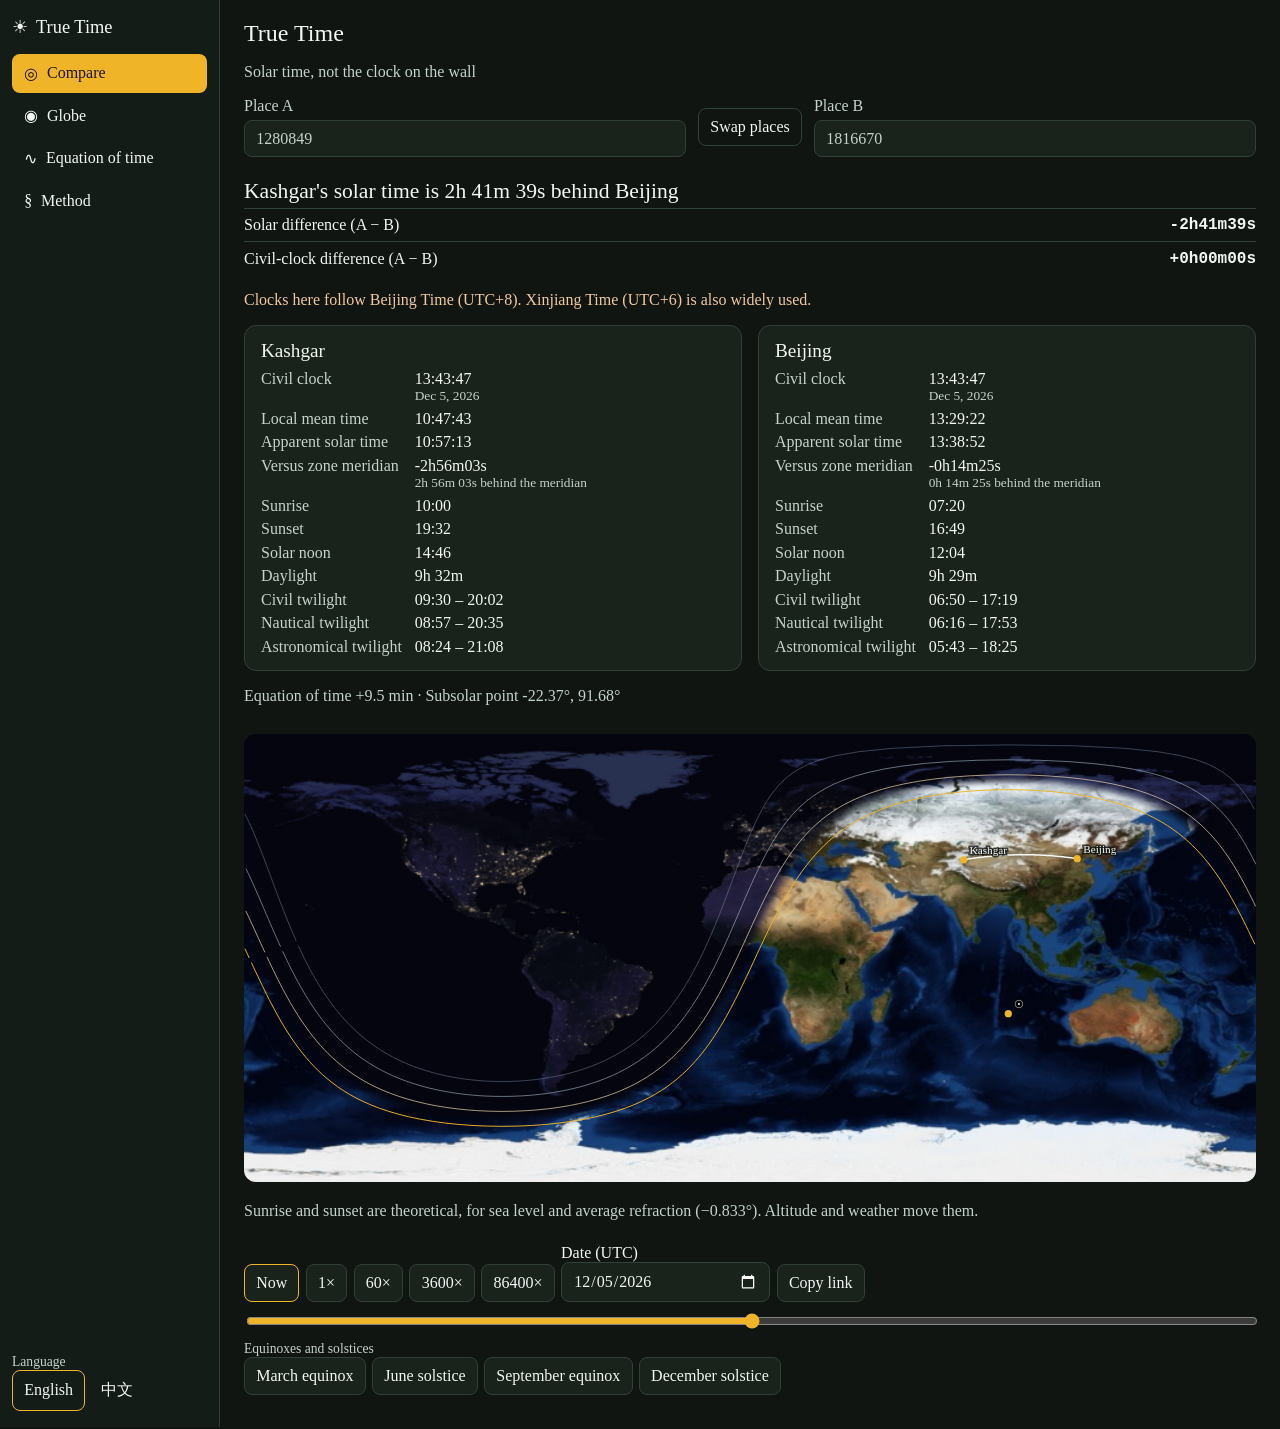
<file: solar-time/index.html>
<!doctype html>
<html lang="en">
  <head>
    <meta http-equiv="Content-Security-Policy" content="default-src 'self'; script-src 'self'; style-src 'self'; img-src 'self' data: blob:; connect-src 'self'; worker-src 'self'; manifest-src 'self'; base-uri 'self'" />
    <meta charset="UTF-8" />
    <meta name="viewport" content="width=device-width, initial-scale=1" />
    <meta name="theme-color" content="#101512" />
    <meta name="description" content="Solar time difference between two places, with a live day-night terminator." />
    <title>True Time</title>
    <link rel="icon" href="./icon-192.png" />
    <link rel="apple-touch-icon" href="./icon-192.png" />
    <script type="module" crossorigin src="./assets/index-CpCA6RDW.js"></script>
    <link rel="stylesheet" crossorigin href="./assets/index-RDvu3Ele.css">
  <link rel="manifest" href="./manifest.webmanifest"></head>
  <body>
    <div id="app"></div>
  </body>
</html>
</file>
<file: act-crime-viz/assets/index-DpFh2r1t.css>
:root{color:#e8ecf4;font-synthesis:none;text-rendering:optimizelegibility;-webkit-font-smoothing:antialiased;background-color:#0c1018;font-family:DM Sans,PingFang SC,Microsoft YaHei,system-ui,sans-serif;font-weight:400;line-height:1.5}*{box-sizing:border-box}body{min-height:100vh;margin:0}#root{min-height:100vh}.dashboard-shell{min-height:100vh;display:flex}.dashboard-sidebar{background:#111722;border-right:1px solid #1e2736;flex-direction:column;flex-shrink:0;gap:.25rem;width:230px;padding:1.25rem 0;display:flex}.dashboard-main{flex:1;padding:1.5rem 2rem;overflow:auto}.dashboard-page-title{margin:0 0 .35rem;font-size:1.5rem;font-weight:700}.dashboard-chart-wrap{width:100%;height:420px}.dashboard-nav-tabs{flex-direction:column;gap:.25rem;padding:0 .75rem;display:flex}.dashboard-filters{grid-template-columns:repeat(auto-fill,minmax(min(100%,260px),1fr))}@media (width<=768px){.dashboard-shell{flex-direction:column}.dashboard-sidebar{border-bottom:1px solid #1e2736;border-right:none;width:100%;padding-top:.85rem;padding-bottom:.85rem}.dashboard-sidebar-brand{padding-bottom:.75rem;padding-left:1rem;padding-right:1rem}.dashboard-nav-tabs{flex-flow:row;gap:.35rem;margin-top:.25rem;padding-left:.75rem;padding-right:.75rem}.dashboard-nav-tabs>.dashboard-tab-btn{text-align:center;flex:1 1 0;min-width:0;padding:.55rem .35rem;font-size:.8rem}.dashboard-sidebar-lang{justify-content:center;margin-top:.65rem;padding-top:.75rem;padding-left:1rem;padding-right:1rem}.dashboard-main{padding:1rem 1rem 1.5rem}.dashboard-main .dashboard-filters{padding:1rem}.dashboard-page-title{font-size:1.2rem;line-height:1.3}.dashboard-main table th,.dashboard-main table td{padding-left:.65rem;padding-right:.65rem;font-size:.82rem}.dashboard-chart-wrap{height:min(420px,58vh);min-height:260px}}a{color:#7ab8ff}button,select,input{font:inherit}
</file>
<file: json2toon/index-j4bkg5h1.css>
:root{--buncss-light:initial;--buncss-dark: ;color-scheme:light dark;color:#ffffffde;background-color:#242424;font-family:Inter,system-ui,-apple-system,BlinkMacSystemFont,Segoe UI,Roboto,Noto Sans,Ubuntu,Cantarell,Helvetica Neue,Avenir,Helvetica,Arial,sans-serif;line-height:1.5}@media (prefers-color-scheme:dark){:root{--buncss-light: ;--buncss-dark:initial}}html{width:100%;margin:0;padding:0}body{position:relative;width:100%;min-width:320px;min-height:100vh;margin:0}body:before{content:"";position:fixed;z-index:-1;opacity:.05;animation:slide 30s linear infinite;pointer-events:none;background:url([data-uri]) 0 0/256px;inset:0;transform:rotate(-12deg)scale(1.35)}@keyframes slide{0%{background-position:0 0}to{background-position:256px 224px}}.app{box-sizing:border-box;text-align:center;position:relative;z-index:1;width:100%;margin:0;padding:2rem}.logo-container{display:flex;justify-content:center;align-items: center;gap:2rem;margin-bottom:2rem}.logo{will-change:filter;height:6em;padding:1.5em;transition:filter .3s}.logo:hover{filter:drop-shadow(0 0 2em #646cffaa)}.bun-logo{transform:scale(1.2)}.bun-logo:hover{filter:drop-shadow(0 0 2em #fbf0dfaa)}.react-logo{animation:spin 20s linear infinite}.react-logo:hover{filter:drop-shadow(0 0 2em #61dafbaa)}@keyframes spin{0%{transform:rotate(0)}to{transform:rotate(360deg)}}h1{font-size:3.2em;line-height:1.1}code{background-color:#1a1a1a;border-radius:.3em;padding:.2em .4em;font-family:monospace}.api-tester{text-align:left;display:flex;flex-direction:column;gap:1rem;width:100%;max-width:600px;margin:2rem auto 0}.endpoint-row{display:flex;font:monospace;box-sizing:border-box;background:#1a1a1a;border:2px solid #fbf0df;border-radius:12px;align-items: center;gap:.5rem;width:100%;padding:.75rem;transition:all .3s}.endpoint-row:focus-within{border-color:#f3d5a3}.method{color:#1a1a1a;appearance:none;display:block;background:#fbf0df;border:none;border-radius:8px;flex-shrink:0;width:min-content;margin:0;padding:.3rem .7rem;font-size:.9em;font-weight:700}.method option{text-align:left}.url-input{color:#fbf0df;outline:0;background:0;border:0;flex:1;width:100%;padding:.2rem;font:1em monospace}.url-input:focus{color:#fff}.url-input::placeholder{color:#fbf0df66}.send-button{color:#1a1a1a;cursor:var(--bun-cursor);background:#fbf0df;border:0;border-radius:8px;padding:.4rem 1.2rem;transition:all .1s;font-weight:700}.send-button:hover{cursor:pointer;background:#f3d5a3;transform:translateY(-1px)}.response-area{color:#fbf0df;font:monospace;resize:vertical;box-sizing:border-box;background:#1a1a1a;border:2px solid #fbf0df;border-radius:12px;width:100%;min-height:120px;padding:.75rem}.response-area:focus{border-color:#f3d5a3}.response-area::placeholder{color:#fbf0df66}.converter-container{display:grid;grid-template-columns:1fr 1fr;box-sizing:border-box;text-align:left;gap:2rem;width:100%;margin:2rem 0 0}.converter-panel{display:flex;box-sizing:border-box;flex-direction:column;gap:.75rem;width:100%}.panel-header{display:flex;justify-content:space-between;align-items: center;padding:0 .5rem}.panel-header h2{margin:0;font-size:1.5em;font-weight:600}.header-controls{display:flex;align-items: center;gap:.5rem}.toggle-button{color:#fbf0df99;cursor:pointer;user-select:none;background:#fbf0df1a;border:1px solid #fbf0df33;border-radius:6px;padding:.4rem .8rem;transition:all .2s;font-size:.85rem;font-weight:500}.toggle-button:hover{color:#fbf0dfcc;background:#fbf0df26;border-color:#fbf0df4d}.toggle-button.active{color:#1a1a1a;background:#fbf0df;border-color:#fbf0df}.toggle-button.active:hover{background:#f3d5a3;border-color:#f3d5a3}.toggle-label{display:inline-block}.format-toggle-button.pretty .format-icon{font-size:1em}.converter-textarea{color:#fbf0df;resize:vertical;box-sizing:border-box;outline:none;background:#1a1a1a;border:2px solid #fbf0df;border-radius:12px;width:100%;min-height:600px;padding:1.25rem;transition:border-color .3s;font-family:Courier New,Courier,monospace;font-size:1em;line-height:1.6}.converter-textarea:focus{border-color:#f3d5a3}.converter-textarea::placeholder{color:#fbf0df66}.error-message{color:#ff6b6b;background:#ff6b6b1a;border-left:3px solid #ff6b6b;border-radius:6px;padding:.5rem;font-size:.85em}@media (max-width:768px){.converter-container{grid-template-columns:1fr;gap:1.5rem}.converter-textarea{min-height:400px}}@media (prefers-reduced-motion){*,:before,:after{animation:none}}
</file>
<file: solar-time/assets/index-RDvu3Ele.css>
:root{--lightningcss-light: ;--lightningcss-dark:initial;color-scheme:dark;--bg:#101512;--panel:#1a221c;--ink:#f3f7f4;--muted:#c5d4cb;--accent:#f0b429;--accent-ink:#1c1406;--line:#314038;--warn:#f0c9a0;background:var(--bg);color:var(--ink);font-family:Iowan Old Style,Palatino,Palatino Linotype,Georgia,serif}*{box-sizing:border-box}body{min-height:100vh;margin:0}button,input{font:inherit;color:inherit}button{cursor:pointer}:focus-visible{outline:2px solid var(--accent);outline-offset:2px}.skip{background:var(--accent);color:var(--accent-ink);padding:.4rem .7rem;position:absolute;top:-4rem;left:.5rem}.skip:focus{z-index:5;top:.5rem}.app{grid-template-columns:220px 1fr;min-height:100vh;display:grid}.sidebar{border-right:1px solid var(--line);background:#141c17;flex-direction:column;gap:1rem;padding:1rem .75rem;display:flex}.brand{align-items:center;gap:.5rem;margin:0;font-size:1.15rem;display:flex}.sidebar nav{flex-direction:column;gap:.25rem;display:flex}.sidebar nav button,.lang button,.times button,.seasons button,.swap,.globe-bar button,.refresh,.menu{text-align:left;background:0 0;border:1px solid #0000;border-radius:8px;align-items:center;gap:.55rem;padding:.55rem .7rem;display:flex}.sidebar nav button[aria-current=page]{background:var(--accent);color:var(--accent-ink)}fieldset{border:0;min-inline-size:0;margin:0;padding:0}.lang{gap:.25rem;margin-top:auto;display:flex}.lang legend,.seasons legend{color:var(--muted);padding:0;font-size:.85rem}.lang button[aria-pressed=true],.times button[aria-pressed=true]{border-color:var(--accent)}.menu,.scrim{display:none}main{min-width:0;padding:1.25rem 1.5rem 2rem}.page-head h1{margin:0 0 .25rem;font-weight:500}.page-head p,.fine,.note,.sunline{color:var(--muted)}.phrase{margin-bottom:.25rem;font-size:1.35rem}.figure{border-top:1px solid var(--line);justify-content:space-between;gap:1rem;margin:0;padding:.45rem 0;display:flex}.figure strong{font-variant-numeric:tabular-nums;font-family:ui-monospace,SFMono-Regular,Menlo,monospace}.pickers{grid-template-columns:1fr auto 1fr;align-items:end;gap:.75rem;display:grid}.swap{border-color:var(--line);align-self:center}.search{position:relative}.search label{color:var(--muted);flex-direction:column;gap:.3rem;display:flex}.search input,.times input{background:var(--panel);border:1px solid var(--line);border-radius:8px;width:100%;padding:.55rem .7rem}.results{z-index:2;background:var(--panel);border:1px solid var(--line);border-radius:8px;max-height:16rem;margin:.25rem 0 0;padding:.25rem;list-style:none;position:absolute;left:0;right:0;overflow:auto}.results button{text-align:left;background:0 0;border:0;border-radius:6px;width:100%;padding:.4rem .5rem}.results button.active,.results button:hover{background:#2a382e}.results small{color:var(--muted);display:block}.columns{grid-template-columns:1fr 1fr;gap:1rem;display:grid}.card{background:var(--panel);border:1px solid var(--line);border-radius:12px;padding:.9rem 1rem}.card h2{margin:0 0 .5rem;font-size:1.2rem;font-weight:500}.card dl{grid-template-columns:auto 1fr;gap:.35rem .8rem;margin:0;display:grid}.card dt{color:var(--muted)}.card dd{font-variant-numeric:tabular-nums;margin:0}.card small{color:var(--muted);display:block}.map,.eot{background:#0c1218;border-radius:12px;width:100%;margin-top:.8rem}.map{height:min(52vh,28rem)}.warn,.note{color:var(--warn)}.timeline{flex-direction:column;gap:.6rem;margin-top:1.5rem;display:flex}.times,.seasons,.globe-bar{flex-wrap:wrap;align-items:end;gap:.4rem;display:flex}.times button,.seasons button,.globe-bar button,.refresh{border-color:var(--line);background:var(--panel)}.scrub{width:100%;accent-color:var(--accent)}.globe-host{background:#070b10;border-radius:12px;height:min(70vh,40rem);position:relative;overflow:hidden}.globe-host canvas{width:100%;height:100%;display:block}.label-layer{pointer-events:none;position:absolute;inset:0}.pin{pointer-events:auto;color:var(--ink);border:1px solid var(--line);background:#101512d1;border-radius:999px;padding:.15rem .5rem;font-size:.85rem}.method p{max-width:68ch;line-height:1.5}.refresh{margin-bottom:.8rem}@media (width<=1023px){.app{grid-template-columns:72px 1fr}.nav-label,.brand .nav-label{clip:rect(0 0 0 0);width:1px;height:1px;position:absolute;overflow:hidden}.sidebar nav button,.lang button{justify-content:center;padding-inline:.2rem}.lang{flex-direction:column}}@media (width<=639px){.app{grid-template-columns:1fr}.sidebar{z-index:4;width:min(80vw,260px);position:fixed;inset:0 auto 0 0;transform:translate(-105%)}.nav-open .sidebar{transform:none}.nav-label,.brand .nav-label{clip:auto;width:auto;height:auto;position:static;overflow:visible}.menu{z-index:5;background:var(--panel);border-color:var(--line);display:inline-flex;position:fixed;top:.6rem;right:.6rem}.scrim{z-index:3;background:#00000073;border:0;display:block;position:fixed;inset:0}.pickers,.columns{grid-template-columns:1fr}main{padding:3.2rem .9rem 1.5rem}}@media (prefers-reduced-motion:reduce){*{scroll-behavior:auto;transition:none;animation:none}}
</file>
